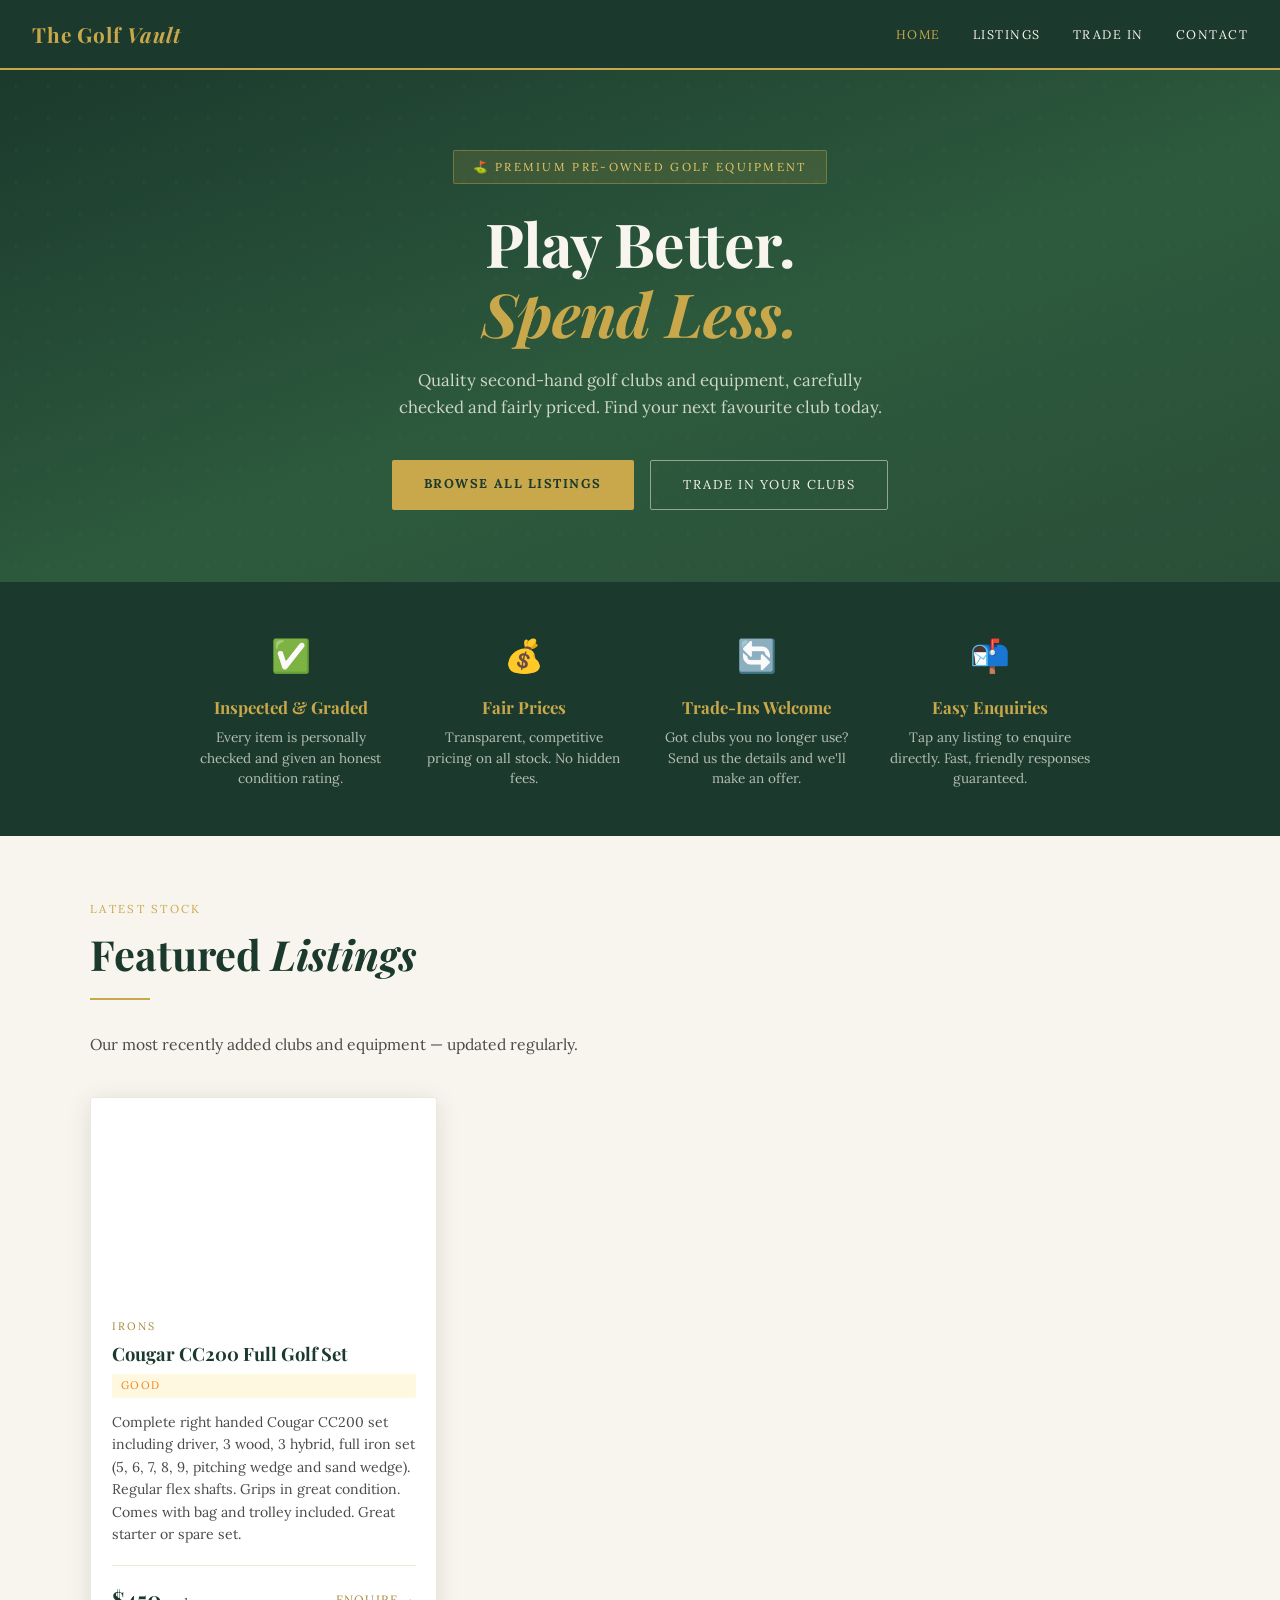
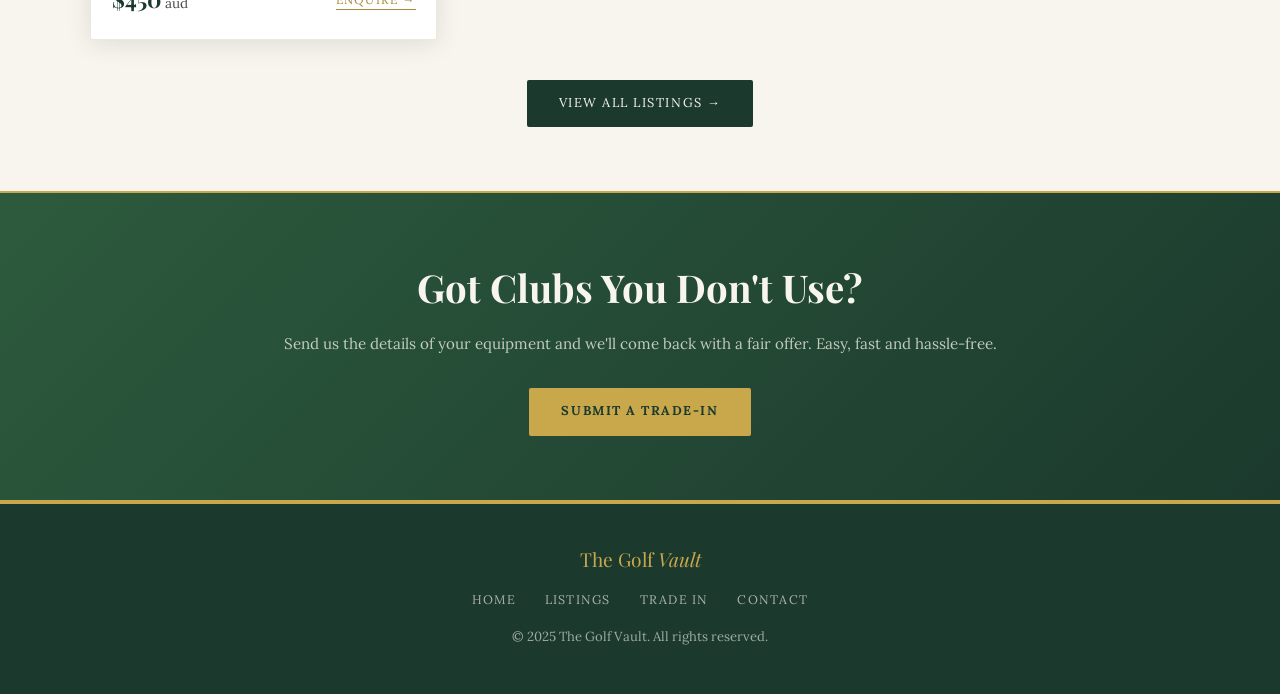
<file: index.html>
<!DOCTYPE html>
<html lang="en">
<head>
  <meta charset="UTF-8" />
  <meta name="viewport" content="width=device-width, initial-scale=1.0" />
  <title>The Golf Vault — Premium Second-Hand Golf Equipment</title>
  <meta name="description" content="Browse quality second-hand golf clubs and equipment. Trade in your old gear or find a great deal." />
  <link rel="stylesheet" href="styles.css" />
</head>
<body>

<nav>
  <a href="index.html" class="nav-logo">The Golf <em>Vault</em></a>
  <ul class="nav-links">
    <li><a href="index.html">Home</a></li>
    <li><a href="listings.html">Listings</a></li>
    <li><a href="trade-in.html">Trade In</a></li>
    <li><a href="contact.html">Contact</a></li>
  </ul>
  <button class="hamburger" id="hamburger" aria-label="Menu">
    <span></span><span></span><span></span>
  </button>
</nav>
<div class="mobile-menu" id="mobile-menu">
  <a href="index.html">Home</a>
  <a href="listings.html">Listings</a>
  <a href="trade-in.html">Trade In</a>
  <a href="contact.html">Contact</a>
</div>

<section class="hero">
  <span class="hero-badge">⛳ Premium Pre-Owned Golf Equipment</span>
  <h1>Play Better.<br><em>Spend Less.</em></h1>
  <p>Quality second-hand golf clubs and equipment, carefully checked and fairly priced. Find your next favourite club today.</p>
  <div class="hero-buttons">
    <a href="listings.html" class="btn btn-gold">Browse All Listings</a>
    <a href="trade-in.html" class="btn btn-outline">Trade In Your Clubs</a>
  </div>
</section>

<div class="features-strip">
  <div class="features-grid">
    <div class="feature-item">
      <span class="feature-icon">✅</span>
      <h3>Inspected & Graded</h3>
      <p>Every item is personally checked and given an honest condition rating.</p>
    </div>
    <div class="feature-item">
      <span class="feature-icon">💰</span>
      <h3>Fair Prices</h3>
      <p>Transparent, competitive pricing on all stock. No hidden fees.</p>
    </div>
    <div class="feature-item">
      <span class="feature-icon">🔄</span>
      <h3>Trade-Ins Welcome</h3>
      <p>Got clubs you no longer use? Send us the details and we'll make an offer.</p>
    </div>
    <div class="feature-item">
      <span class="feature-icon">📬</span>
      <h3>Easy Enquiries</h3>
      <p>Tap any listing to enquire directly. Fast, friendly responses guaranteed.</p>
    </div>
  </div>
</div>

<section style="background: var(--cream);">
  <div class="container">
    <span class="section-label">Latest Stock</span>
    <h2 class="section-title">Featured <em>Listings</em></h2>
    <div class="gold-divider"></div>
    <p class="section-subtitle">Our most recently added clubs and equipment — updated regularly.</p>
    <div class="listings-grid" id="featured-listings"></div>
    <div style="text-align:center; margin-top: 2.5rem;">
      <a href="listings.html" class="btn btn-green">View All Listings →</a>
    </div>
  </div>
</section>

<div class="cta-banner">
  <h2>Got Clubs You Don't Use?</h2>
  <p>Send us the details of your equipment and we'll come back with a fair offer. Easy, fast and hassle-free.</p>
  <a href="trade-in.html" class="btn btn-gold">Submit a Trade-In</a>
</div>

<footer>
  <div class="footer-logo">The Golf <em>Vault</em></div>
  <div class="footer-links">
    <a href="index.html">Home</a>
    <a href="listings.html">Listings</a>
    <a href="trade-in.html">Trade In</a>
    <a href="contact.html">Contact</a>
  </div>
  <p>© 2025 The Golf Vault. All rights reserved.</p>
</footer>

<script src="script.js"></script>
<script>loadListings('featured-listings', 3);</script>
</body>
</html>
</file>
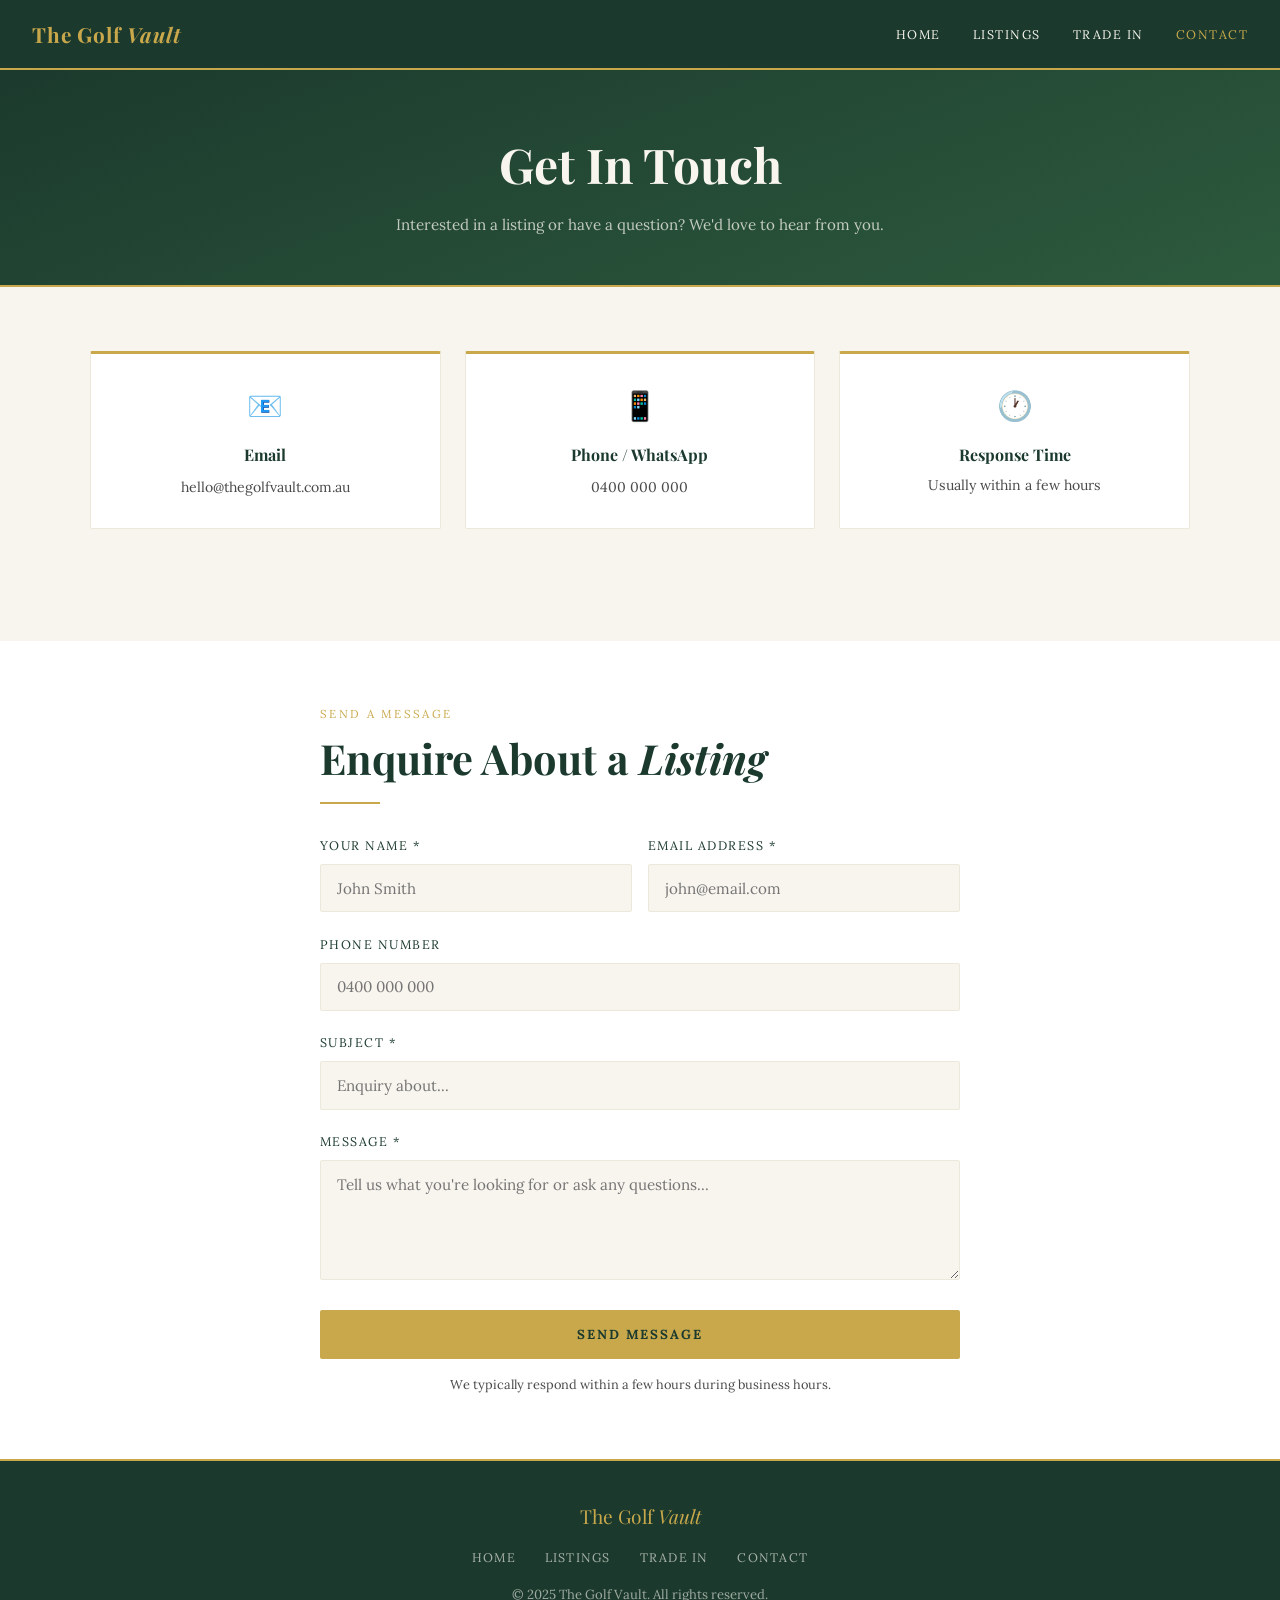
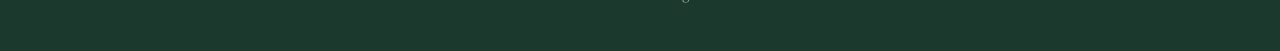
<file: contact.html>
<!DOCTYPE html>
<html lang="en">
<head>
  <meta charset="UTF-8" />
  <meta name="viewport" content="width=device-width, initial-scale=1.0" />
  <title>Contact — The Golf Vault</title>
  <meta name="description" content="Get in touch with The Golf Vault to enquire about any listing." />
  <link rel="stylesheet" href="styles.css" />
</head>
<body>

<nav>
  <a href="index.html" class="nav-logo">The Golf <em>Vault</em></a>
  <ul class="nav-links">
    <li><a href="index.html">Home</a></li>
    <li><a href="listings.html">Listings</a></li>
    <li><a href="trade-in.html">Trade In</a></li>
    <li><a href="contact.html">Contact</a></li>
  </ul>
  <button class="hamburger" id="hamburger" aria-label="Menu">
    <span></span><span></span><span></span>
  </button>
</nav>
<div class="mobile-menu" id="mobile-menu">
  <a href="index.html">Home</a>
  <a href="listings.html">Listings</a>
  <a href="trade-in.html">Trade In</a>
  <a href="contact.html">Contact</a>
</div>

<div class="page-header">
  <h1>Get In Touch</h1>
  <p>Interested in a listing or have a question? We'd love to hear from you.</p>
</div>

<section style="background: var(--cream);">
  <div class="container">
    <div class="contact-grid">
      <div class="contact-card">
        <div class="icon">📧</div>
        <h3>Email</h3>
        <a href="mailto:hello@thegolfvault.com.au">hello@thegolfvault.com.au</a>
      </div>
      <div class="contact-card">
        <div class="icon">📱</div>
        <h3>Phone / WhatsApp</h3>
        <a href="tel:+61400000000">0400 000 000</a>
      </div>
      <div class="contact-card">
        <div class="icon">🕐</div>
        <h3>Response Time</h3>
        <p>Usually within a few hours</p>
      </div>
    </div>
  </div>
</section>

<section class="form-section">
  <div class="container">
    <div class="form-wrapper">
      <span class="section-label">Send a Message</span>
      <h2 class="section-title">Enquire About a <em>Listing</em></h2>
      <div class="gold-divider"></div>
      <form id="contact-form" action="https://formspree.io/f/YOUR_FORM_ID" method="POST">
        <div class="form-row">
          <div class="form-group">
            <label for="name">Your Name *</label>
            <input type="text" id="name" name="name" required placeholder="John Smith" />
          </div>
          <div class="form-group">
            <label for="email">Email Address *</label>
            <input type="email" id="email" name="email" required placeholder="john@email.com" />
          </div>
        </div>
        <div class="form-group">
          <label for="phone">Phone Number</label>
          <input type="tel" id="phone" name="phone" placeholder="0400 000 000" />
        </div>
        <div class="form-group">
          <label for="subject">Subject *</label>
          <input type="text" id="subject" name="subject" required placeholder="Enquiry about..." />
        </div>
        <div class="form-group">
          <label for="message">Message *</label>
          <textarea id="message" name="message" required placeholder="Tell us what you're looking for or ask any questions..."></textarea>
        </div>
        <button type="submit" class="btn btn-gold form-submit">Send Message</button>
        <div id="success-msg" class="success-msg">
          ✅ Thank you! Your message has been sent. We'll be in touch soon.
        </div>
        <p class="form-note">We typically respond within a few hours during business hours.</p>
      </form>
    </div>
  </div>
</section>

<footer>
  <div class="footer-logo">The Golf <em>Vault</em></div>
  <div class="footer-links">
    <a href="index.html">Home</a>
    <a href="listings.html">Listings</a>
    <a href="trade-in.html">Trade In</a>
    <a href="contact.html">Contact</a>
  </div>
  <p>© 2025 The Golf Vault. All rights reserved.</p>
</footer>

<script src="script.js"></script>
</body>
</html>
</file>
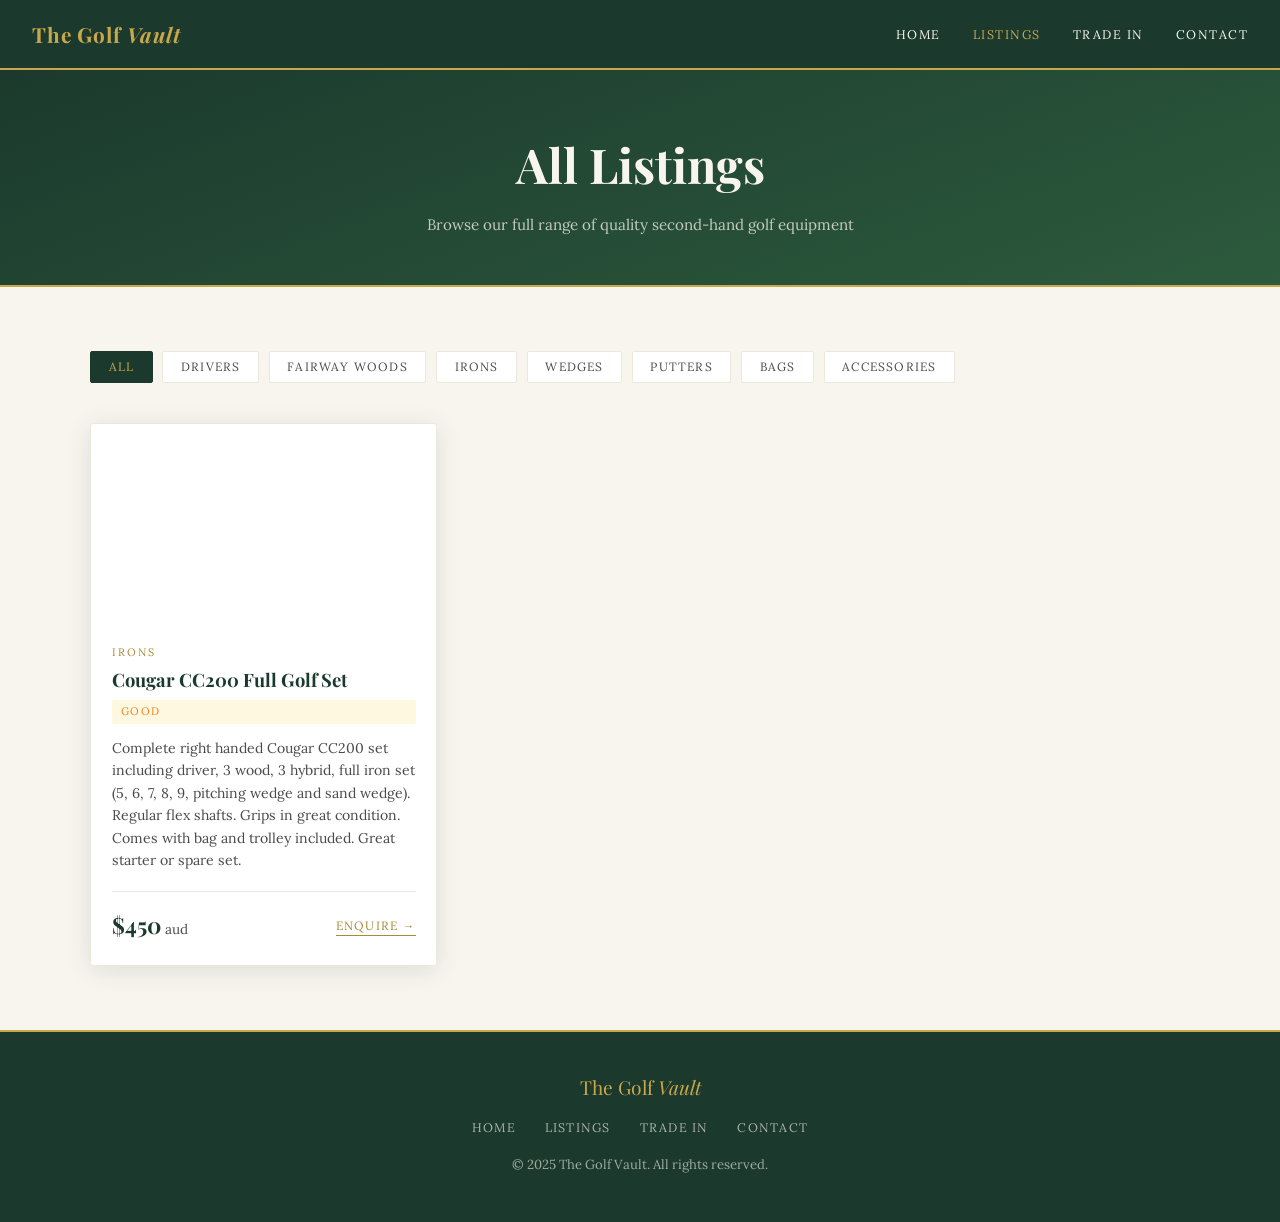
<file: listings.html>
<!DOCTYPE html>
<html lang="en">
<head>
  <meta charset="UTF-8" />
  <meta name="viewport" content="width=device-width, initial-scale=1.0" />
  <title>All Listings — The Golf Vault</title>
  <meta name="description" content="Browse all second-hand golf clubs and equipment. Filter by drivers, irons, putters, wedges and more." />
  <link rel="stylesheet" href="styles.css" />
</head>
<body>

<nav>
  <a href="index.html" class="nav-logo">The Golf <em>Vault</em></a>
  <ul class="nav-links">
    <li><a href="index.html">Home</a></li>
    <li><a href="listings.html">Listings</a></li>
    <li><a href="trade-in.html">Trade In</a></li>
    <li><a href="contact.html">Contact</a></li>
  </ul>
  <button class="hamburger" id="hamburger" aria-label="Menu">
    <span></span><span></span><span></span>
  </button>
</nav>
<div class="mobile-menu" id="mobile-menu">
  <a href="index.html">Home</a>
  <a href="listings.html">Listings</a>
  <a href="trade-in.html">Trade In</a>
  <a href="contact.html">Contact</a>
</div>

<div class="page-header">
  <h1>All Listings</h1>
  <p>Browse our full range of quality second-hand golf equipment</p>
</div>

<section style="background: var(--cream);">
  <div class="container">
    <div class="filter-bar">
      <button class="filter-btn active" data-category="All">All</button>
      <button class="filter-btn" data-category="Drivers">Drivers</button>
      <button class="filter-btn" data-category="Fairway Woods">Fairway Woods</button>
      <button class="filter-btn" data-category="Irons">Irons</button>
      <button class="filter-btn" data-category="Wedges">Wedges</button>
      <button class="filter-btn" data-category="Putters">Putters</button>
      <button class="filter-btn" data-category="Bags">Bags</button>
      <button class="filter-btn" data-category="Accessories">Accessories</button>
    </div>
    <div class="listings-grid" id="listings-container">
      <div class="loading">Loading listings...</div>
    </div>
  </div>
</section>

<footer>
  <div class="footer-logo">The Golf <em>Vault</em></div>
  <div class="footer-links">
    <a href="index.html">Home</a>
    <a href="listings.html">Listings</a>
    <a href="trade-in.html">Trade In</a>
    <a href="contact.html">Contact</a>
  </div>
  <p>© 2025 The Golf Vault. All rights reserved.</p>
</footer>

<script src="script.js"></script>
<script>loadListings('listings-container');</script>
</body>
</html>
</file>
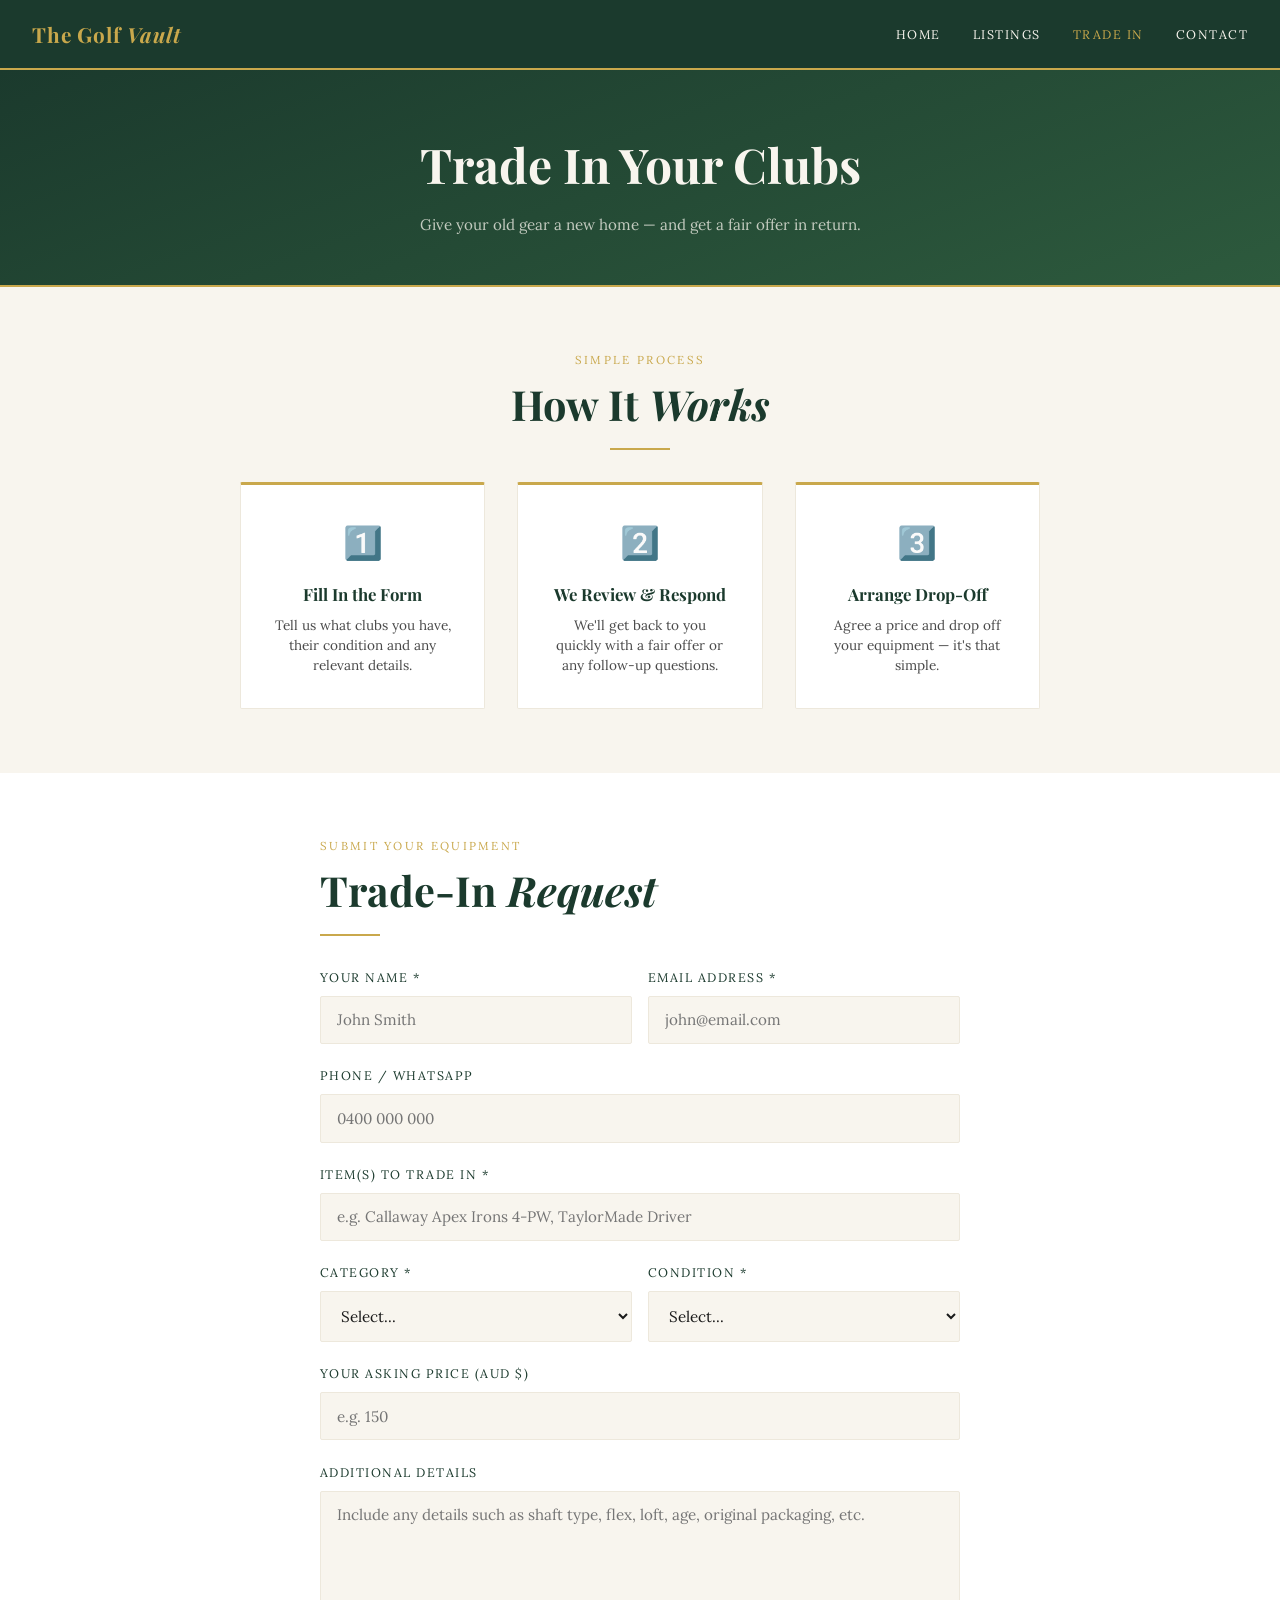
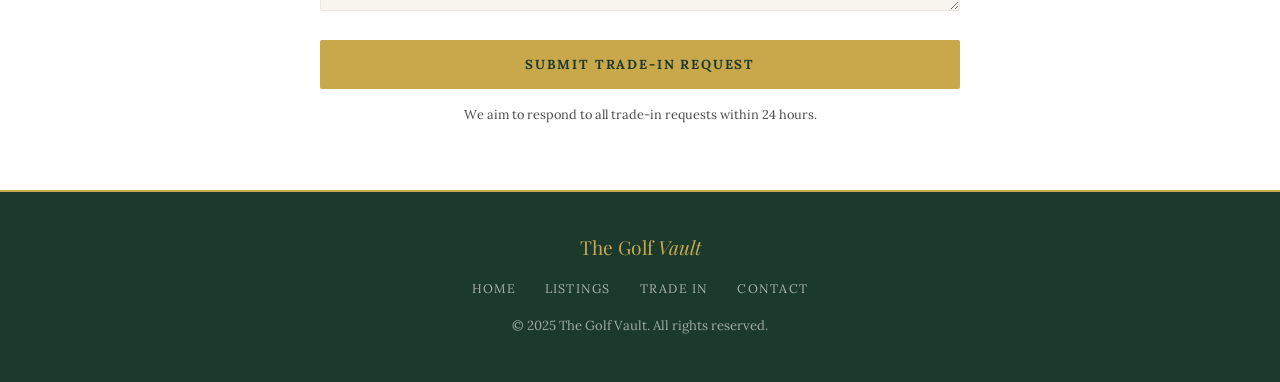
<file: trade-in.html>
<!DOCTYPE html>
<html lang="en">
<head>
  <meta charset="UTF-8" />
  <meta name="viewport" content="width=device-width, initial-scale=1.0" />
  <title>Trade In Your Clubs — The Golf Vault</title>
  <meta name="description" content="Trade in your used golf clubs and equipment. Submit your details and we'll come back with a fair offer." />
  <link rel="stylesheet" href="styles.css" />
</head>
<body>

<nav>
  <a href="index.html" class="nav-logo">The Golf <em>Vault</em></a>
  <ul class="nav-links">
    <li><a href="index.html">Home</a></li>
    <li><a href="listings.html">Listings</a></li>
    <li><a href="trade-in.html">Trade In</a></li>
    <li><a href="contact.html">Contact</a></li>
  </ul>
  <button class="hamburger" id="hamburger" aria-label="Menu">
    <span></span><span></span><span></span>
  </button>
</nav>
<div class="mobile-menu" id="mobile-menu">
  <a href="index.html">Home</a>
  <a href="listings.html">Listings</a>
  <a href="trade-in.html">Trade In</a>
  <a href="contact.html">Contact</a>
</div>

<div class="page-header">
  <h1>Trade In Your Clubs</h1>
  <p>Give your old gear a new home — and get a fair offer in return.</p>
</div>

<section style="background: var(--cream);">
  <div class="container text-center">
    <span class="section-label">Simple Process</span>
    <h2 class="section-title">How It <em>Works</em></h2>
    <div class="gold-divider"></div>
    <div class="features-grid" style="margin-top:2rem; max-width:800px;">
      <div class="feature-item" style="background: var(--white); padding:2rem; border:1px solid var(--cream-dark); border-top:3px solid var(--gold); border-radius:2px;">
        <span class="feature-icon" style="color:var(--gold)">1️⃣</span>
        <h3 style="color:var(--green-dark)">Fill In the Form</h3>
        <p style="color:var(--text-mid)">Tell us what clubs you have, their condition and any relevant details.</p>
      </div>
      <div class="feature-item" style="background: var(--white); padding:2rem; border:1px solid var(--cream-dark); border-top:3px solid var(--gold); border-radius:2px;">
        <span class="feature-icon" style="color:var(--gold)">2️⃣</span>
        <h3 style="color:var(--green-dark)">We Review & Respond</h3>
        <p style="color:var(--text-mid)">We'll get back to you quickly with a fair offer or any follow-up questions.</p>
      </div>
      <div class="feature-item" style="background: var(--white); padding:2rem; border:1px solid var(--cream-dark); border-top:3px solid var(--gold); border-radius:2px;">
        <span class="feature-icon" style="color:var(--gold)">3️⃣</span>
        <h3 style="color:var(--green-dark)">Arrange Drop-Off</h3>
        <p style="color:var(--text-mid)">Agree a price and drop off your equipment — it's that simple.</p>
      </div>
    </div>
  </div>
</section>

<section class="form-section">
  <div class="container">
    <div class="form-wrapper">
      <span class="section-label">Submit Your Equipment</span>
      <h2 class="section-title">Trade-In <em>Request</em></h2>
      <div class="gold-divider"></div>
      <form id="tradein-form" action="https://formspree.io/f/YOUR_TRADEIN_FORM_ID" method="POST">
        <div class="form-row">
          <div class="form-group">
            <label for="ti-name">Your Name *</label>
            <input type="text" id="ti-name" name="name" required placeholder="John Smith" />
          </div>
          <div class="form-group">
            <label for="ti-email">Email Address *</label>
            <input type="email" id="ti-email" name="email" required placeholder="john@email.com" />
          </div>
        </div>
        <div class="form-group">
          <label for="ti-phone">Phone / WhatsApp</label>
          <input type="tel" id="ti-phone" name="phone" placeholder="0400 000 000" />
        </div>
        <div class="form-group">
          <label for="ti-item">Item(s) to Trade In *</label>
          <input type="text" id="ti-item" name="items" required placeholder="e.g. Callaway Apex Irons 4-PW, TaylorMade Driver" />
        </div>
        <div class="form-row">
          <div class="form-group">
            <label for="ti-category">Category *</label>
            <select id="ti-category" name="category" required>
              <option value="" disabled selected>Select...</option>
              <option>Driver</option>
              <option>Fairway Wood</option>
              <option>Hybrid</option>
              <option>Irons (Set)</option>
              <option>Single Iron</option>
              <option>Wedge(s)</option>
              <option>Putter</option>
              <option>Bag</option>
              <option>Accessories</option>
              <option>Full Set</option>
              <option>Other</option>
            </select>
          </div>
          <div class="form-group">
            <label for="ti-condition">Condition *</label>
            <select id="ti-condition" name="condition" required>
              <option value="" disabled selected>Select...</option>
              <option>Excellent — Like New</option>
              <option>Very Good — Minor Wear</option>
              <option>Good — Normal Use Wear</option>
              <option>Fair — Heavy Wear</option>
            </select>
          </div>
        </div>
        <div class="form-group">
          <label for="ti-price">Your Asking Price (AUD $)</label>
          <input type="number" id="ti-price" name="asking_price" placeholder="e.g. 150" min="0" />
        </div>
        <div class="form-group">
          <label for="ti-description">Additional Details</label>
          <textarea id="ti-description" name="description" placeholder="Include any details such as shaft type, flex, loft, age, original packaging, etc."></textarea>
        </div>
        <button type="submit" class="btn btn-gold form-submit">Submit Trade-In Request</button>
        <div id="tradein-success" class="success-msg">
          ✅ Trade-in request submitted! We'll review your details and be in touch soon with an offer.
        </div>
        <p class="form-note">We aim to respond to all trade-in requests within 24 hours.</p>
      </form>
    </div>
  </div>
</section>

<footer>
  <div class="footer-logo">The Golf <em>Vault</em></div>
  <div class="footer-links">
    <a href="index.html">Home</a>
    <a href="listings.html">Listings</a>
    <a href="trade-in.html">Trade In</a>
    <a href="contact.html">Contact</a>
  </div>
  <p>© 2025 The Golf Vault. All rights reserved.</p>
</footer>

<script src="script.js"></script>
</body>
</html>
</file>
<file: styles.css>
@import url('https://fonts.googleapis.com/css2?family=Playfair+Display:ital,wght@0,400;0,600;0,700;1,400&family=Lora:wght@400;500&display=swap');

:root {
  --green-dark: #1B3A2D;
  --green-mid: #2D5A3D;
  --green-light: #3D7A52;
  --gold: #C9A84C;
  --gold-light: #E8C96A;
  --gold-dim: #a8893a;
  --cream: #F8F5EE;
  --cream-dark: #EDE8DC;
  --text-dark: #1a1a1a;
  --text-mid: #4a4a4a;
  --white: #ffffff;
  --shadow: 0 4px 24px rgba(27,58,45,0.12);
  --shadow-lg: 0 8px 40px rgba(27,58,45,0.18);
}

* { margin: 0; padding: 0; box-sizing: border-box; }

html { scroll-behavior: smooth; }

body {
  font-family: 'Lora', Georgia, serif;
  background: var(--cream);
  color: var(--text-dark);
  line-height: 1.6;
}

/* ── NAVIGATION ── */
nav {
  background: var(--green-dark);
  padding: 0 2rem;
  display: flex;
  align-items: center;
  justify-content: space-between;
  border-bottom: 2px solid var(--gold);
  position: sticky;
  top: 0;
  z-index: 200;
}

.nav-logo {
  font-family: 'Playfair Display', serif;
  color: var(--gold);
  font-size: 1.3rem;
  font-weight: 700;
  padding: 1.1rem 0;
  text-decoration: none;
  letter-spacing: 0.04em;
}

.nav-logo span { font-style: italic; font-weight: 400; }

.nav-links {
  display: flex;
  gap: 2rem;
  list-style: none;
}

.nav-links a {
  color: var(--cream);
  text-decoration: none;
  font-size: 0.78rem;
  letter-spacing: 0.12em;
  text-transform: uppercase;
  transition: color 0.25s;
  font-family: 'Lora', serif;
}

.nav-links a:hover { color: var(--gold); }
.nav-links a.active { color: var(--gold); }

.hamburger {
  display: none;
  flex-direction: column;
  gap: 5px;
  cursor: pointer;
  background: none;
  border: none;
  padding: 1rem 0;
}

.hamburger span {
  display: block;
  width: 26px;
  height: 2px;
  background: var(--cream);
  transition: all 0.3s;
}

.mobile-menu {
  display: none;
  flex-direction: column;
  background: var(--green-dark);
  border-top: 1px solid rgba(201,168,76,0.3);
  padding: 1rem 2rem 1.5rem;
  gap: 1.2rem;
}

.mobile-menu a {
  color: var(--cream);
  text-decoration: none;
  font-size: 0.9rem;
  letter-spacing: 0.1em;
  text-transform: uppercase;
  transition: color 0.25s;
}

.mobile-menu a:hover { color: var(--gold); }
.mobile-menu.open { display: flex; }

/* ── HERO ── */
.hero {
  background: linear-gradient(160deg, var(--green-dark) 0%, var(--green-mid) 55%, #2a4f38 100%);
  color: var(--cream);
  padding: 5rem 2rem 4.5rem;
  text-align: center;
  position: relative;
  overflow: hidden;
}

.hero::before {
  content: '';
  position: absolute;
  inset: 0;
  background-image: radial-gradient(circle, rgba(201,168,76,0.08) 1px, transparent 1px);
  background-size: 32px 32px;
}

.hero-badge {
  display: inline-block;
  background: rgba(201,168,76,0.15);
  border: 1px solid rgba(201,168,76,0.4);
  color: var(--gold-light);
  font-size: 0.72rem;
  letter-spacing: 0.2em;
  text-transform: uppercase;
  padding: 0.4rem 1.2rem;
  border-radius: 2px;
  margin-bottom: 1.5rem;
}

.hero h1 {
  font-family: 'Playfair Display', serif;
  font-size: clamp(2.2rem, 6vw, 3.8rem);
  font-weight: 700;
  line-height: 1.15;
  margin-bottom: 1.2rem;
  letter-spacing: -0.01em;
}

.hero h1 em {
  font-style: italic;
  color: var(--gold);
}

.hero p {
  font-size: 1.05rem;
  color: rgba(248,245,238,0.8);
  max-width: 500px;
  margin: 0 auto 2.5rem;
}

.hero-buttons {
  display: flex;
  gap: 1rem;
  justify-content: center;
  flex-wrap: wrap;
}

/* ── BUTTONS ── */
.btn {
  display: inline-block;
  padding: 0.85rem 2rem;
  border-radius: 2px;
  font-size: 0.8rem;
  letter-spacing: 0.12em;
  text-transform: uppercase;
  text-decoration: none;
  font-family: 'Lora', serif;
  cursor: pointer;
  border: none;
  transition: all 0.25s;
}

.btn-gold {
  background: var(--gold);
  color: var(--green-dark);
  font-weight: 700;
}

.btn-gold:hover {
  background: var(--gold-light);
  transform: translateY(-2px);
  box-shadow: 0 6px 20px rgba(201,168,76,0.35);
}

.btn-outline {
  background: transparent;
  color: var(--cream);
  border: 1px solid rgba(248,245,238,0.5);
}

.btn-outline:hover {
  border-color: var(--gold);
  color: var(--gold);
  transform: translateY(-2px);
}

.btn-green {
  background: var(--green-dark);
  color: var(--cream);
}

.btn-green:hover {
  background: var(--green-mid);
  transform: translateY(-2px);
}

/* ── SECTION STYLES ── */
section { padding: 4rem 2rem; }

.section-label {
  font-size: 0.72rem;
  letter-spacing: 0.2em;
  text-transform: uppercase;
  color: var(--gold);
  margin-bottom: 0.6rem;
  display: block;
}

.section-title {
  font-family: 'Playfair Display', serif;
  font-size: clamp(1.8rem, 4vw, 2.6rem);
  color: var(--green-dark);
  margin-bottom: 1rem;
  line-height: 1.2;
}

.section-title em { font-style: italic; }

.section-subtitle {
  color: var(--text-mid);
  font-size: 0.98rem;
  max-width: 520px;
}

.text-center { text-align: center; }
.text-center .section-subtitle { margin: 0 auto; }

.container { max-width: 1100px; margin: 0 auto; }

/* ── DIVIDER ── */
.gold-divider {
  width: 60px;
  height: 2px;
  background: var(--gold);
  margin: 1.2rem 0 2rem;
}

.text-center .gold-divider { margin: 1.2rem auto 2rem; }

/* ── LISTING CARDS ── */
.listings-grid {
  display: grid;
  grid-template-columns: repeat(auto-fill, minmax(290px, 1fr));
  gap: 1.8rem;
  margin-top: 2.5rem;
}

.listing-card {
  background: var(--white);
  border: 1px solid var(--cream-dark);
  border-radius: 3px;
  overflow: hidden;
  transition: all 0.3s;
  box-shadow: var(--shadow);
  display: flex;
  flex-direction: column;
}

.listing-card:hover {
  transform: translateY(-5px);
  box-shadow: var(--shadow-lg);
  border-color: var(--gold);
}

.listing-card img {
  width: 100%;
  height: 200px;
  object-fit: cover;
  display: block;
}

.card-body {
  padding: 1.3rem;
  flex: 1;
  display: flex;
  flex-direction: column;
}

.card-category {
  font-size: 0.68rem;
  letter-spacing: 0.18em;
  text-transform: uppercase;
  color: var(--gold-dim);
  margin-bottom: 0.4rem;
}

.card-title {
  font-family: 'Playfair Display', serif;
  font-size: 1.15rem;
  color: var(--green-dark);
  margin-bottom: 0.5rem;
  line-height: 1.3;
}

.card-condition {
  display: inline-block;
  font-size: 0.68rem;
  letter-spacing: 0.1em;
  text-transform: uppercase;
  padding: 0.2rem 0.6rem;
  border-radius: 2px;
  margin-bottom: 0.8rem;
}

.condition-excellent { background: #e8f5e9; color: #2e7d32; }
.condition-very-good { background: #e3f2fd; color: #1565c0; }
.condition-good { background: #fff8e1; color: #f57f17; }

.card-description {
  font-size: 0.88rem;
  color: var(--text-mid);
  line-height: 1.6;
  margin-bottom: 1.2rem;
  flex: 1;
}

.card-footer {
  display: flex;
  align-items: center;
  justify-content: space-between;
  padding-top: 1rem;
  border-top: 1px solid var(--cream-dark);
  margin-top: auto;
}

.card-price {
  font-family: 'Playfair Display', serif;
  font-size: 1.4rem;
  color: var(--green-dark);
  font-weight: 700;
}

.card-price span {
  font-size: 0.85rem;
  font-weight: 400;
  color: var(--text-mid);
  font-family: 'Lora', serif;
}

.card-enquire {
  font-size: 0.75rem;
  letter-spacing: 0.1em;
  text-transform: uppercase;
  color: var(--gold-dim);
  text-decoration: none;
  border-bottom: 1px solid var(--gold-dim);
  transition: color 0.25s;
}

.card-enquire:hover { color: var(--gold); border-color: var(--gold); }

/* ── FILTER BAR ── */
.filter-bar {
  display: flex;
  gap: 0.6rem;
  flex-wrap: wrap;
  margin-bottom: 1rem;
}

.filter-btn {
  padding: 0.45rem 1.1rem;
  font-size: 0.75rem;
  letter-spacing: 0.1em;
  text-transform: uppercase;
  font-family: 'Lora', serif;
  border: 1px solid var(--cream-dark);
  background: var(--white);
  color: var(--text-mid);
  cursor: pointer;
  border-radius: 2px;
  transition: all 0.2s;
}

.filter-btn:hover, .filter-btn.active {
  background: var(--green-dark);
  color: var(--gold);
  border-color: var(--green-dark);
}

/* ── FEATURES / INFO STRIP ── */
.features-strip {
  background: var(--green-dark);
  padding: 3rem 2rem;
}

.features-grid {
  display: grid;
  grid-template-columns: repeat(auto-fit, minmax(200px, 1fr));
  gap: 2rem;
  max-width: 900px;
  margin: 0 auto;
  text-align: center;
}

.feature-item { color: var(--cream); }

.feature-icon {
  font-size: 2rem;
  margin-bottom: 0.8rem;
  display: block;
}

.feature-item h3 {
  font-family: 'Playfair Display', serif;
  font-size: 1.05rem;
  color: var(--gold);
  margin-bottom: 0.4rem;
}

.feature-item p {
  font-size: 0.85rem;
  color: rgba(248,245,238,0.7);
  line-height: 1.5;
}

/* ── CTA BANNER ── */
.cta-banner {
  background: linear-gradient(135deg, var(--green-mid), var(--green-dark));
  padding: 4rem 2rem;
  text-align: center;
  border-top: 2px solid var(--gold);
  border-bottom: 2px solid var(--gold);
}

.cta-banner h2 {
  font-family: 'Playfair Display', serif;
  font-size: clamp(1.6rem, 4vw, 2.4rem);
  color: var(--cream);
  margin-bottom: 0.8rem;
}

.cta-banner p {
  color: rgba(248,245,238,0.75);
  margin-bottom: 2rem;
  font-size: 0.95rem;
}

/* ── FORMS ── */
.form-section {
  background: var(--white);
  padding: 4rem 2rem;
}

.form-wrapper {
  max-width: 640px;
  margin: 0 auto;
}

.form-group {
  margin-bottom: 1.4rem;
}

.form-group label {
  display: block;
  font-size: 0.78rem;
  letter-spacing: 0.12em;
  text-transform: uppercase;
  color: var(--green-dark);
  margin-bottom: 0.5rem;
}

.form-group input,
.form-group select,
.form-group textarea {
  width: 100%;
  padding: 0.85rem 1rem;
  border: 1px solid var(--cream-dark);
  border-radius: 2px;
  font-family: 'Lora', serif;
  font-size: 0.95rem;
  color: var(--text-dark);
  background: var(--cream);
  transition: border-color 0.25s;
  outline: none;
}

.form-group input:focus,
.form-group select:focus,
.form-group textarea:focus {
  border-color: var(--gold);
  background: var(--white);
}

.form-group textarea { resize: vertical; min-height: 120px; }

.form-row {
  display: grid;
  grid-template-columns: 1fr 1fr;
  gap: 1rem;
}

.form-submit {
  width: 100%;
  padding: 1rem;
  font-size: 0.82rem;
  letter-spacing: 0.14em;
}

.form-note {
  font-size: 0.8rem;
  color: var(--text-mid);
  margin-top: 1rem;
  text-align: center;
}

.success-msg {
  display: none;
  background: #e8f5e9;
  border: 1px solid #2e7d32;
  color: #2e7d32;
  padding: 1rem 1.5rem;
  border-radius: 3px;
  margin-top: 1rem;
  text-align: center;
  font-size: 0.95rem;
}

/* ── PAGE HEADER ── */
.page-header {
  background: linear-gradient(160deg, var(--green-dark), var(--green-mid));
  padding: 3.5rem 2rem 3rem;
  text-align: center;
  border-bottom: 2px solid var(--gold);
}

.page-header h1 {
  font-family: 'Playfair Display', serif;
  color: var(--cream);
  font-size: clamp(1.8rem, 5vw, 3rem);
  margin-bottom: 0.6rem;
}

.page-header p {
  color: rgba(248,245,238,0.75);
  font-size: 0.95rem;
}

/* ── CONTACT INFO CARDS ── */
.contact-grid {
  display: grid;
  grid-template-columns: repeat(auto-fit, minmax(200px, 1fr));
  gap: 1.5rem;
  margin-bottom: 3rem;
}

.contact-card {
  background: var(--white);
  border: 1px solid var(--cream-dark);
  border-top: 3px solid var(--gold);
  padding: 1.8rem 1.5rem;
  text-align: center;
  border-radius: 2px;
}

.contact-card .icon { font-size: 1.8rem; margin-bottom: 0.8rem; }

.contact-card h3 {
  font-family: 'Playfair Display', serif;
  color: var(--green-dark);
  font-size: 1rem;
  margin-bottom: 0.4rem;
}

.contact-card p, .contact-card a {
  font-size: 0.88rem;
  color: var(--text-mid);
  text-decoration: none;
}

.contact-card a:hover { color: var(--gold-dim); }

/* ── LOADING ── */
.loading {
  text-align: center;
  padding: 3rem;
  color: var(--text-mid);
  font-style: italic;
}

.no-results {
  text-align: center;
  padding: 3rem;
  color: var(--text-mid);
  grid-column: 1/-1;
}

/* ── FOOTER ── */
footer {
  background: var(--green-dark);
  color: var(--cream);
  padding: 2.5rem 2rem;
  text-align: center;
  border-top: 2px solid var(--gold);
}

footer .footer-logo {
  font-family: 'Playfair Display', serif;
  color: var(--gold);
  font-size: 1.2rem;
  margin-bottom: 0.8rem;
}

footer p {
  font-size: 0.82rem;
  color: rgba(248,245,238,0.6);
  margin-bottom: 0.4rem;
}

footer a {
  color: var(--gold-light);
  text-decoration: none;
}

footer .footer-links {
  display: flex;
  justify-content: center;
  gap: 1.8rem;
  margin: 1rem 0;
  flex-wrap: wrap;
}

footer .footer-links a {
  font-size: 0.78rem;
  letter-spacing: 0.1em;
  text-transform: uppercase;
  color: rgba(248,245,238,0.65);
  transition: color 0.25s;
}

footer .footer-links a:hover { color: var(--gold); }

/* ── RESPONSIVE ── */
@media (max-width: 768px) {
  .nav-links { display: none; }
  .hamburger { display: flex; }

  .hero { padding: 3.5rem 1.5rem 3rem; }

  .form-row { grid-template-columns: 1fr; }

  section { padding: 3rem 1.5rem; }
}

@media (max-width: 480px) {
  .listings-grid { grid-template-columns: 1fr; }
  .hero-buttons { flex-direction: column; align-items: center; }
  .hero-buttons .btn { width: 100%; max-width: 280px; text-align: center; }
}
</file>
